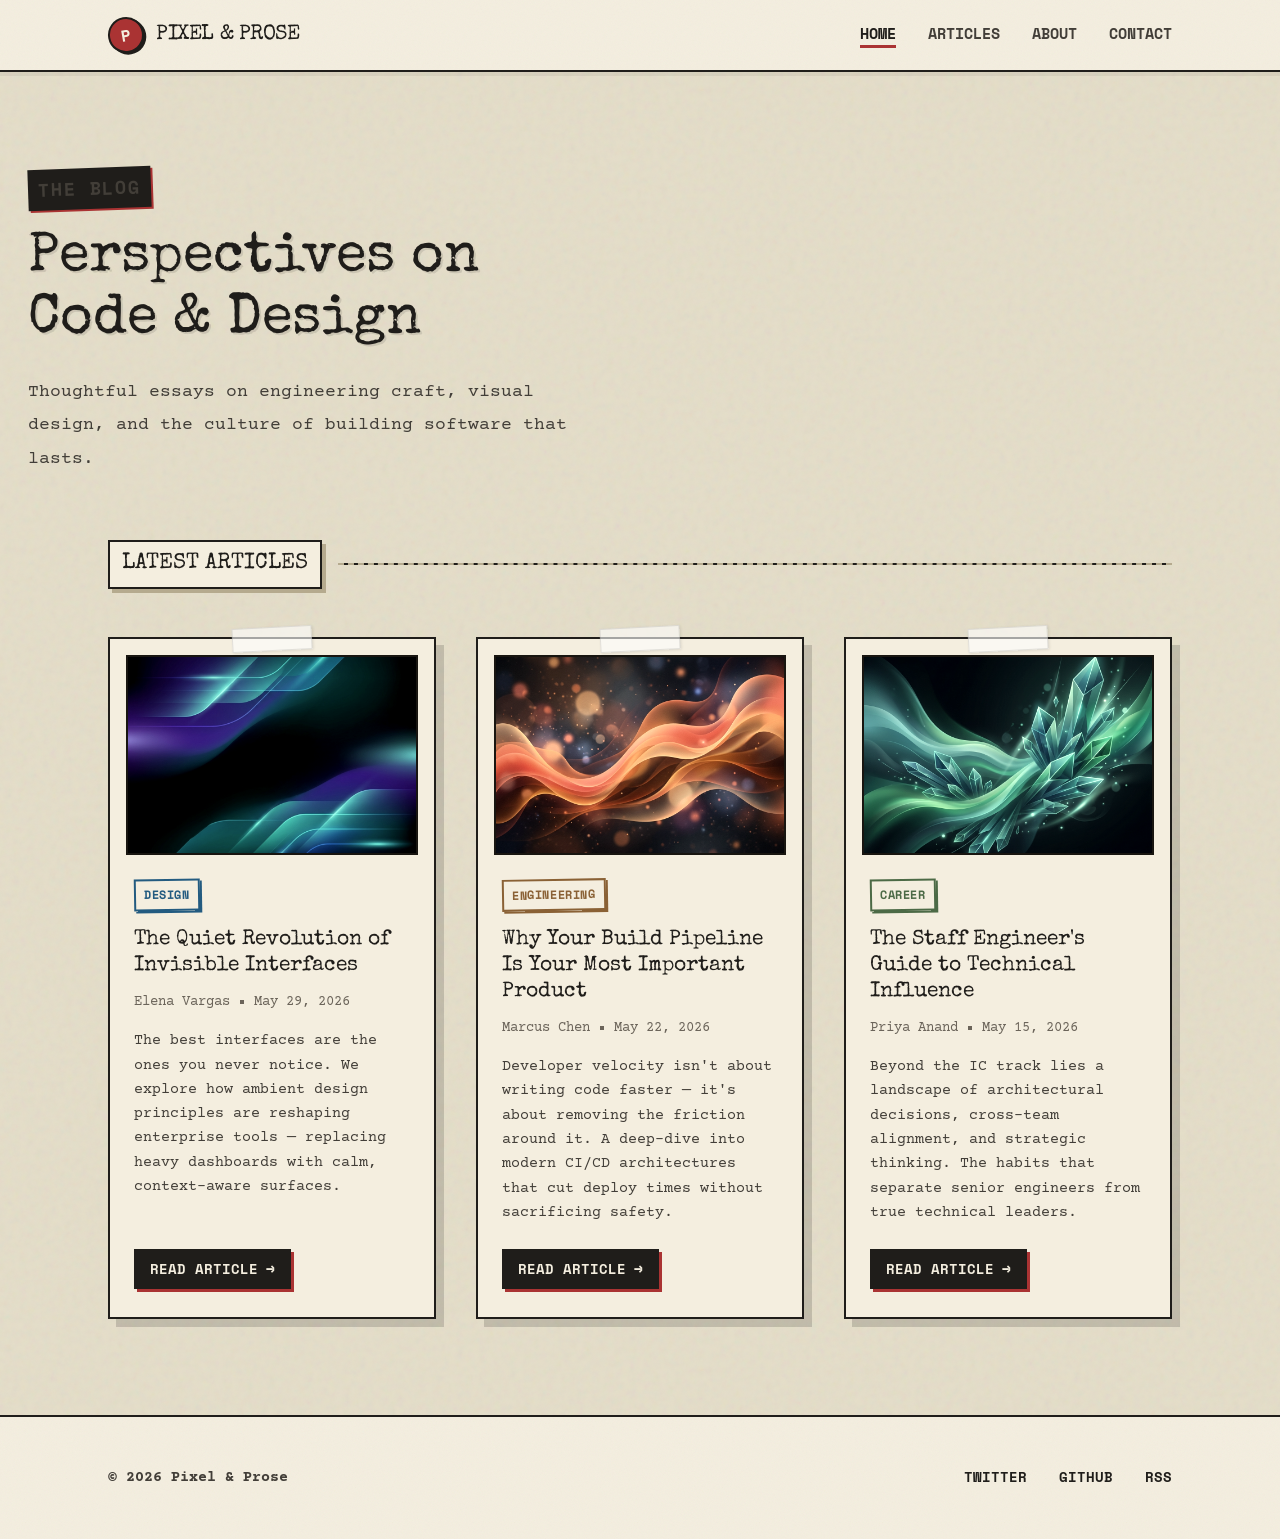
<file: index.html>
<!DOCTYPE html>
<html lang="en">
<head>
  <meta charset="UTF-8" />
  <meta name="viewport" content="width=device-width, initial-scale=1.0" />
  <title>Pixel &amp; Prose — Perspectives on Code &amp; Design</title>
  <meta name="description" content="Pixel & Prose is a design and technology blog exploring the intersection of code, creativity, and modern digital craftsmanship." />

  <link rel="preconnect" href="https://fonts.googleapis.com" />
  <link rel="preconnect" href="https://fonts.gstatic.com" crossorigin />
  <link href="https://fonts.googleapis.com/css2?family=Courier+Prime:ital,wght@0,400;0,700;1,400;1,700&family=Space+Mono:ital,wght@0,400;0,700;1,400;1,700&family=Special+Elite&display=swap" rel="stylesheet" />

  <link rel="stylesheet" href="css/style.css" />
</head>

<body>

  <!-- ─── Nav ─────────────────────────────────── -->
  <nav class="nav" id="main-nav">
    <div class="wrap">
      <a href="index.html" class="logo" id="brand-link">
        <span class="logo-mark">P</span>
        Pixel&nbsp;&amp;&nbsp;Prose
      </a>

      <ul class="nav-list" id="nav-links">
        <li><a href="index.html" id="nav-home">Home</a></li>
        <li><a href="index.html#blog" id="nav-articles">Articles</a></li>
        <li><a href="about.html" id="nav-about">About</a></li>
        <li><a href="contact.html" id="nav-contact">Contact</a></li>
      </ul>

      <button class="mobile-menu" id="menu-toggle" aria-label="Toggle menu">
        <svg viewBox="0 0 24 24" fill="none" stroke-width="2" stroke-linecap="round">
          <line x1="4" y1="7" x2="20" y2="7"/>
          <line x1="4" y1="12" x2="20" y2="12"/>
          <line x1="4" y1="17" x2="20" y2="17"/>
        </svg>
      </button>
    </div>
  </nav>

  <!-- ─── Hero ────────────────────────────────── -->
  <header class="hero" id="hero">
    <div class="wrap">
      <p class="hero-label">The Blog</p>
      <h1>Perspectives on<br>Code &amp; Design</h1>
      <p>Thoughtful essays on engineering craft, visual design, and the culture of building software that lasts.</p>
    </div>
  </header>

  <!-- ─── Posts ───────────────────────────────── -->
  <section class="posts" id="blog">
    <div class="wrap">

      <div class="section-head">
        <h2>Latest Articles</h2>
        <hr />
      </div>

      <div class="grid" id="blog-grid">

        <!-- Card 1 -->
        <article class="card" id="post-1">
          <div class="card-img">
            <a href="article.html"><img src="images/post-design.png" alt="Abstract geometric composition in indigo and teal tones" loading="lazy" /></a>
          </div>
          <div class="card-content">
            <span class="tag tag--design">Design</span>
            <h3 class="card-title"><a href="article.html">The Quiet Revolution of Invisible Interfaces</a></h3>
            <div class="card-meta">
              <span>Elena Vargas</span>
              <span class="dot"></span>
              <time datetime="2026-05-29">May 29, 2026</time>
            </div>
            <p class="card-excerpt">
              The best interfaces are the ones you never notice. We explore how ambient design
              principles are reshaping enterprise tools — replacing heavy dashboards with calm,
              context-aware surfaces.
            </p>
            <a href="article.html" class="read-more" id="read-post-1">Read Article <span class="arrow">→</span></a>
          </div>
        </article>

        <!-- Card 2 -->
        <article class="card" id="post-2">
          <div class="card-img">
            <a href="article.html"><img src="images/post-tech.png" alt="Warm abstract art with coral and amber hues" loading="lazy" /></a>
          </div>
          <div class="card-content">
            <span class="tag tag--tech">Engineering</span>
            <h3 class="card-title"><a href="article.html">Why Your Build Pipeline Is Your Most Important Product</a></h3>
            <div class="card-meta">
              <span>Marcus Chen</span>
              <span class="dot"></span>
              <time datetime="2026-05-22">May 22, 2026</time>
            </div>
            <p class="card-excerpt">
              Developer velocity isn't about writing code faster — it's about removing
              the friction around it. A deep-dive into modern CI/CD architectures that
              cut deploy times without sacrificing safety.
            </p>
            <a href="article.html" class="read-more" id="read-post-2">Read Article <span class="arrow">→</span></a>
          </div>
        </article>

        <!-- Card 3 -->
        <article class="card" id="post-3">
          <div class="card-img">
            <a href="article.html"><img src="images/post-career.png" alt="Cool-toned abstract art in teal and emerald" loading="lazy" /></a>
          </div>
          <div class="card-content">
            <span class="tag tag--career">Career</span>
            <h3 class="card-title"><a href="article.html">The Staff Engineer's Guide to Technical Influence</a></h3>
            <div class="card-meta">
              <span>Priya Anand</span>
              <span class="dot"></span>
              <time datetime="2026-05-15">May 15, 2026</time>
            </div>
            <p class="card-excerpt">
              Beyond the IC track lies a landscape of architectural decisions, cross-team
              alignment, and strategic thinking. The habits that separate senior engineers
              from true technical leaders.
            </p>
            <a href="article.html" class="read-more" id="read-post-3">Read Article <span class="arrow">→</span></a>
          </div>
        </article>

      </div>
    </div>
  </section>

  <!-- ─── Footer ──────────────────────────────── -->
  <footer class="footer" id="footer">
    <div class="wrap">
      <div class="footer-inner">
        <p>© 2026 Pixel &amp; Prose</p>
        <ul class="footer-links">
          <li><a href="#">Twitter</a></li>
          <li><a href="#">GitHub</a></li>
          <li><a href="#">RSS</a></li>
        </ul>
      </div>
    </div>
  </footer>

  <script src="js/main.js"></script>
</body>
</html>
</file>
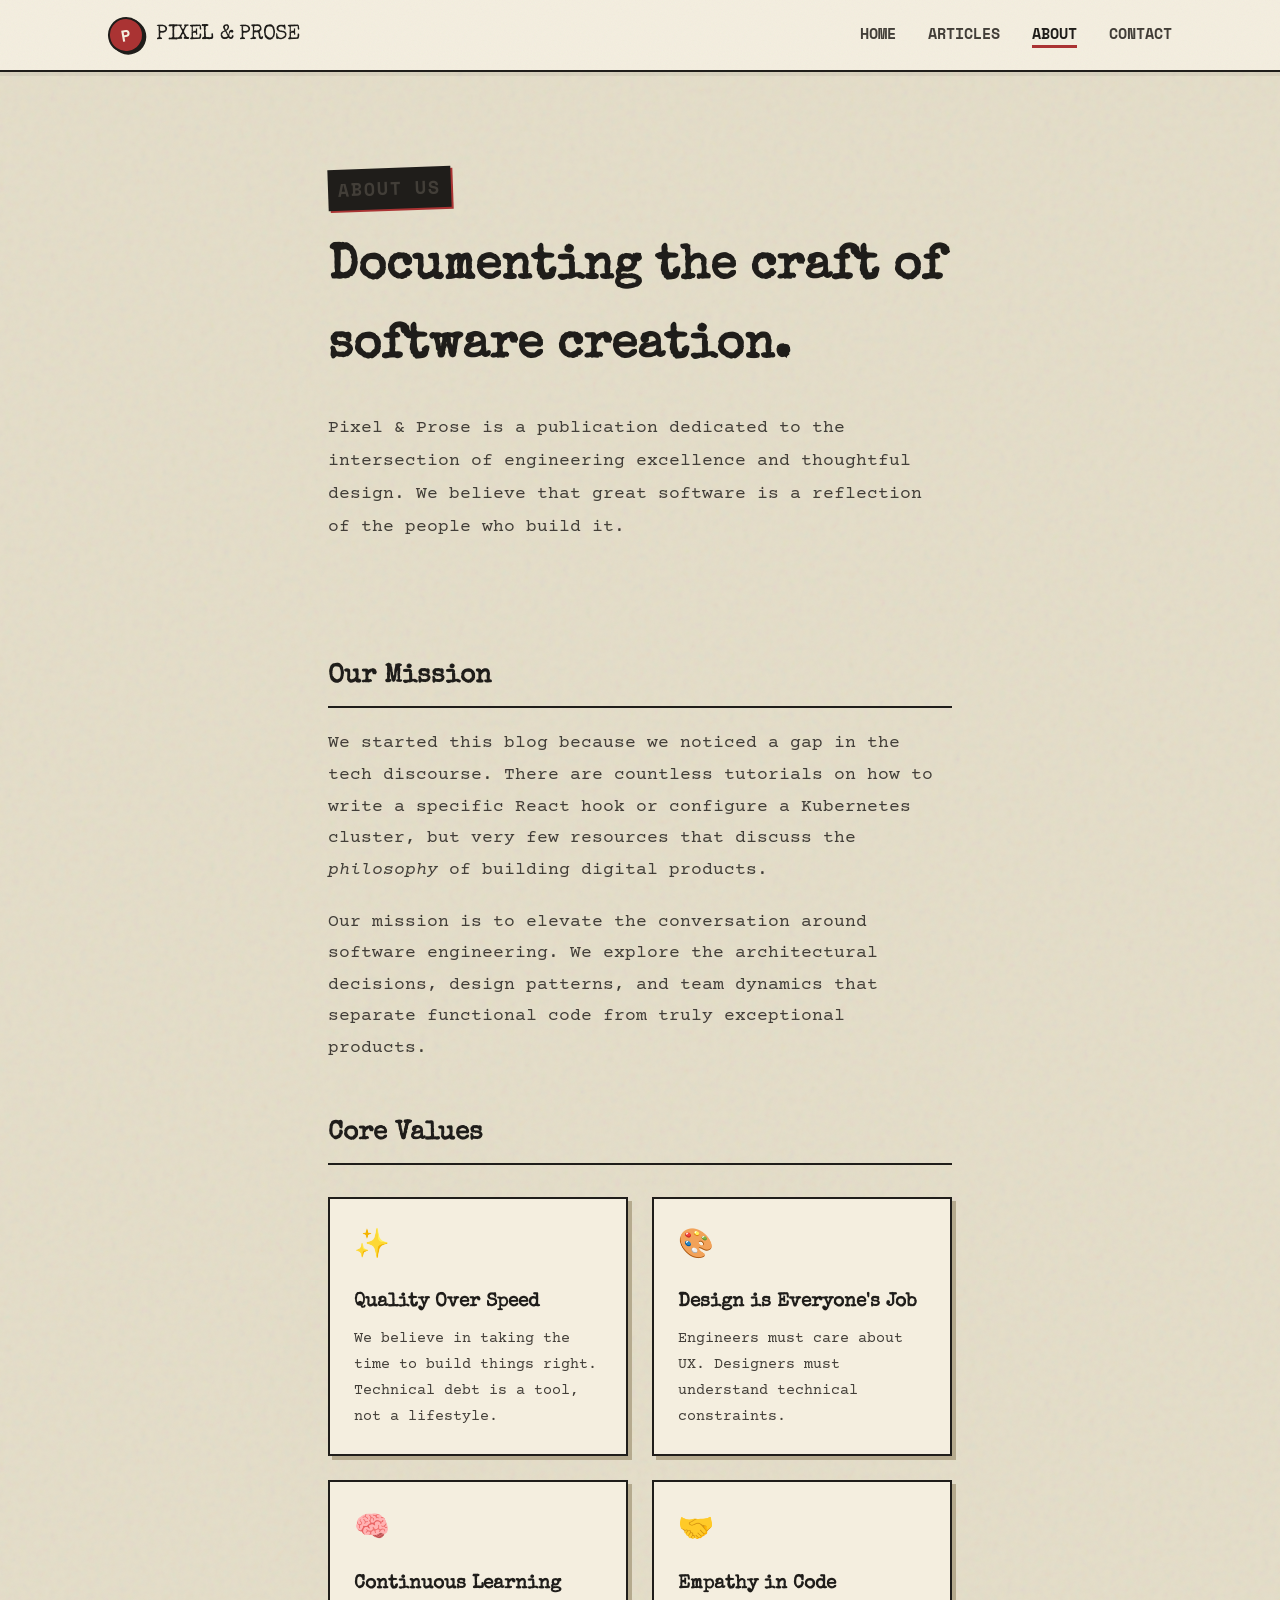
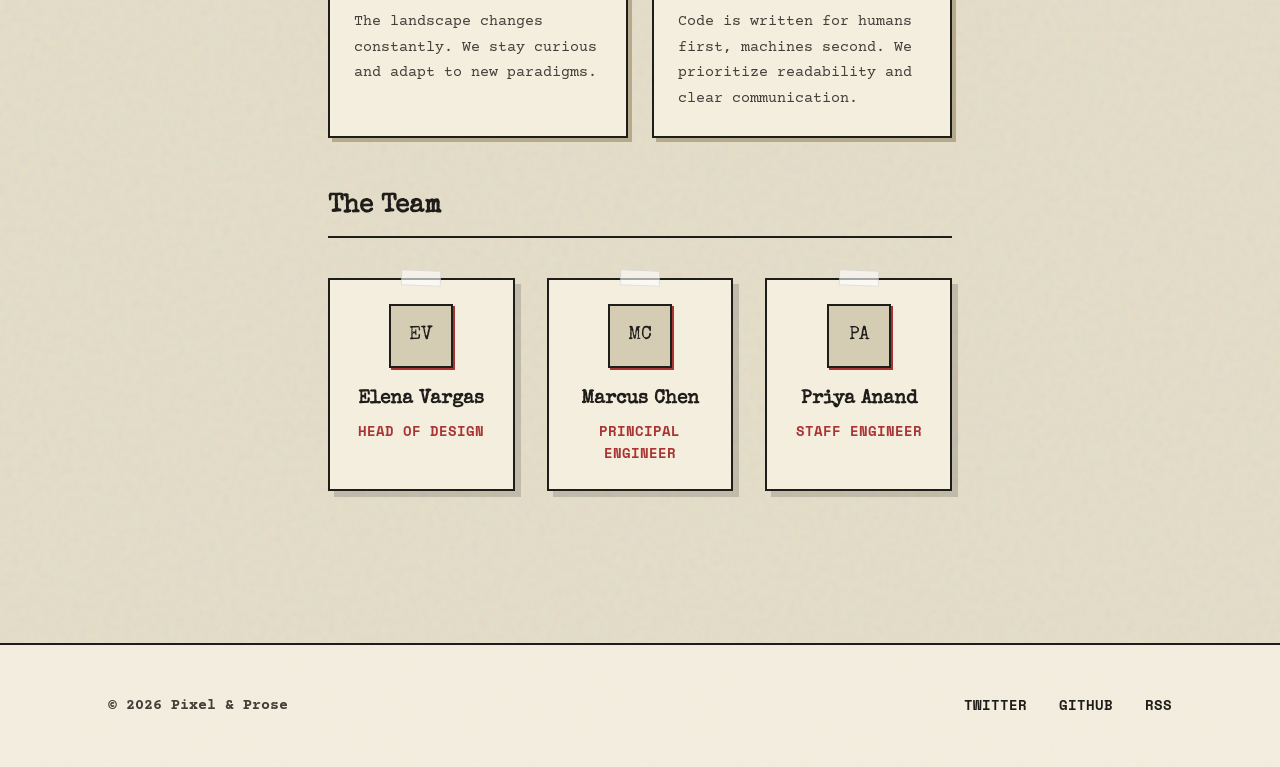
<file: about.html>
<!DOCTYPE html>
<html lang="en">
<head>
  <meta charset="UTF-8" />
  <meta name="viewport" content="width=device-width, initial-scale=1.0" />
  <title>About Us — Pixel &amp; Prose</title>
  
  <link rel="preconnect" href="https://fonts.googleapis.com" />
  <link rel="preconnect" href="https://fonts.gstatic.com" crossorigin />
  <link href="https://fonts.googleapis.com/css2?family=Courier+Prime:ital,wght@0,400;0,700;1,400;1,700&family=Space+Mono:ital,wght@0,400;0,700;1,400;1,700&family=Special+Elite&display=swap" rel="stylesheet" />

  <link rel="stylesheet" href="css/style.css" />
</head>
<body>

  <!-- Nav -->
  <nav class="nav">
    <div class="wrap">
      <a href="index.html" class="logo">
        <span class="logo-mark">P</span> Pixel&nbsp;&amp;&nbsp;Prose
      </a>
      <ul class="nav-list">
        <li><a href="index.html">Home</a></li>
        <li><a href="index.html#blog">Articles</a></li>
        <li><a href="about.html">About</a></li>
        <li><a href="contact.html">Contact</a></li>
      </ul>
      <button class="mobile-menu" id="menu-toggle" aria-label="Toggle menu">
        <svg viewBox="0 0 24 24" fill="none" stroke-width="2" stroke-linecap="round">
          <line x1="4" y1="7" x2="20" y2="7"/>
          <line x1="4" y1="12" x2="20" y2="12"/>
          <line x1="4" y1="17" x2="20" y2="17"/>
        </svg>
      </button>
    </div>
  </nav>

  <!-- Page Hero -->
  <header class="page-hero">
    <div class="wrap">
      <p class="hero-label">About Us</p>
      <h1>Documenting the craft of software creation.</h1>
      <p>Pixel & Prose is a publication dedicated to the intersection of engineering excellence and thoughtful design. We believe that great software is a reflection of the people who build it.</p>
    </div>
  </header>

  <!-- Page Content -->
  <main class="page-content">
    <h2>Our Mission</h2>
    <p>We started this blog because we noticed a gap in the tech discourse. There are countless tutorials on how to write a specific React hook or configure a Kubernetes cluster, but very few resources that discuss the <em>philosophy</em> of building digital products.</p>
    <p>Our mission is to elevate the conversation around software engineering. We explore the architectural decisions, design patterns, and team dynamics that separate functional code from truly exceptional products.</p>

    <h2>Core Values</h2>
    <div class="values-grid">
      <div class="value-card">
        <div class="icon">✨</div>
        <h3>Quality Over Speed</h3>
        <p>We believe in taking the time to build things right. Technical debt is a tool, not a lifestyle.</p>
      </div>
      <div class="value-card">
        <div class="icon">🎨</div>
        <h3>Design is Everyone's Job</h3>
        <p>Engineers must care about UX. Designers must understand technical constraints.</p>
      </div>
      <div class="value-card">
        <div class="icon">🧠</div>
        <h3>Continuous Learning</h3>
        <p>The landscape changes constantly. We stay curious and adapt to new paradigms.</p>
      </div>
      <div class="value-card">
        <div class="icon">🤝</div>
        <h3>Empathy in Code</h3>
        <p>Code is written for humans first, machines second. We prioritize readability and clear communication.</p>
      </div>
    </div>

    <h2>The Team</h2>
    <div class="team-grid">
      <div class="team-member">
        <div class="team-avatar">EV</div>
        <h3>Elena Vargas</h3>
        <div class="role">Head of Design</div>
      </div>
      <div class="team-member">
        <div class="team-avatar">MC</div>
        <h3>Marcus Chen</h3>
        <div class="role">Principal Engineer</div>
      </div>
      <div class="team-member">
        <div class="team-avatar">PA</div>
        <h3>Priya Anand</h3>
        <div class="role">Staff Engineer</div>
      </div>
    </div>
  </main>

  <!-- Footer -->
  <footer class="footer">
    <div class="wrap">
      <div class="footer-inner">
        <p>© 2026 Pixel &amp; Prose</p>
        <ul class="footer-links">
          <li><a href="#">Twitter</a></li>
          <li><a href="#">GitHub</a></li>
          <li><a href="#">RSS</a></li>
        </ul>
      </div>
    </div>
  </footer>

  <script src="js/main.js"></script>
</body>
</html>
</file>
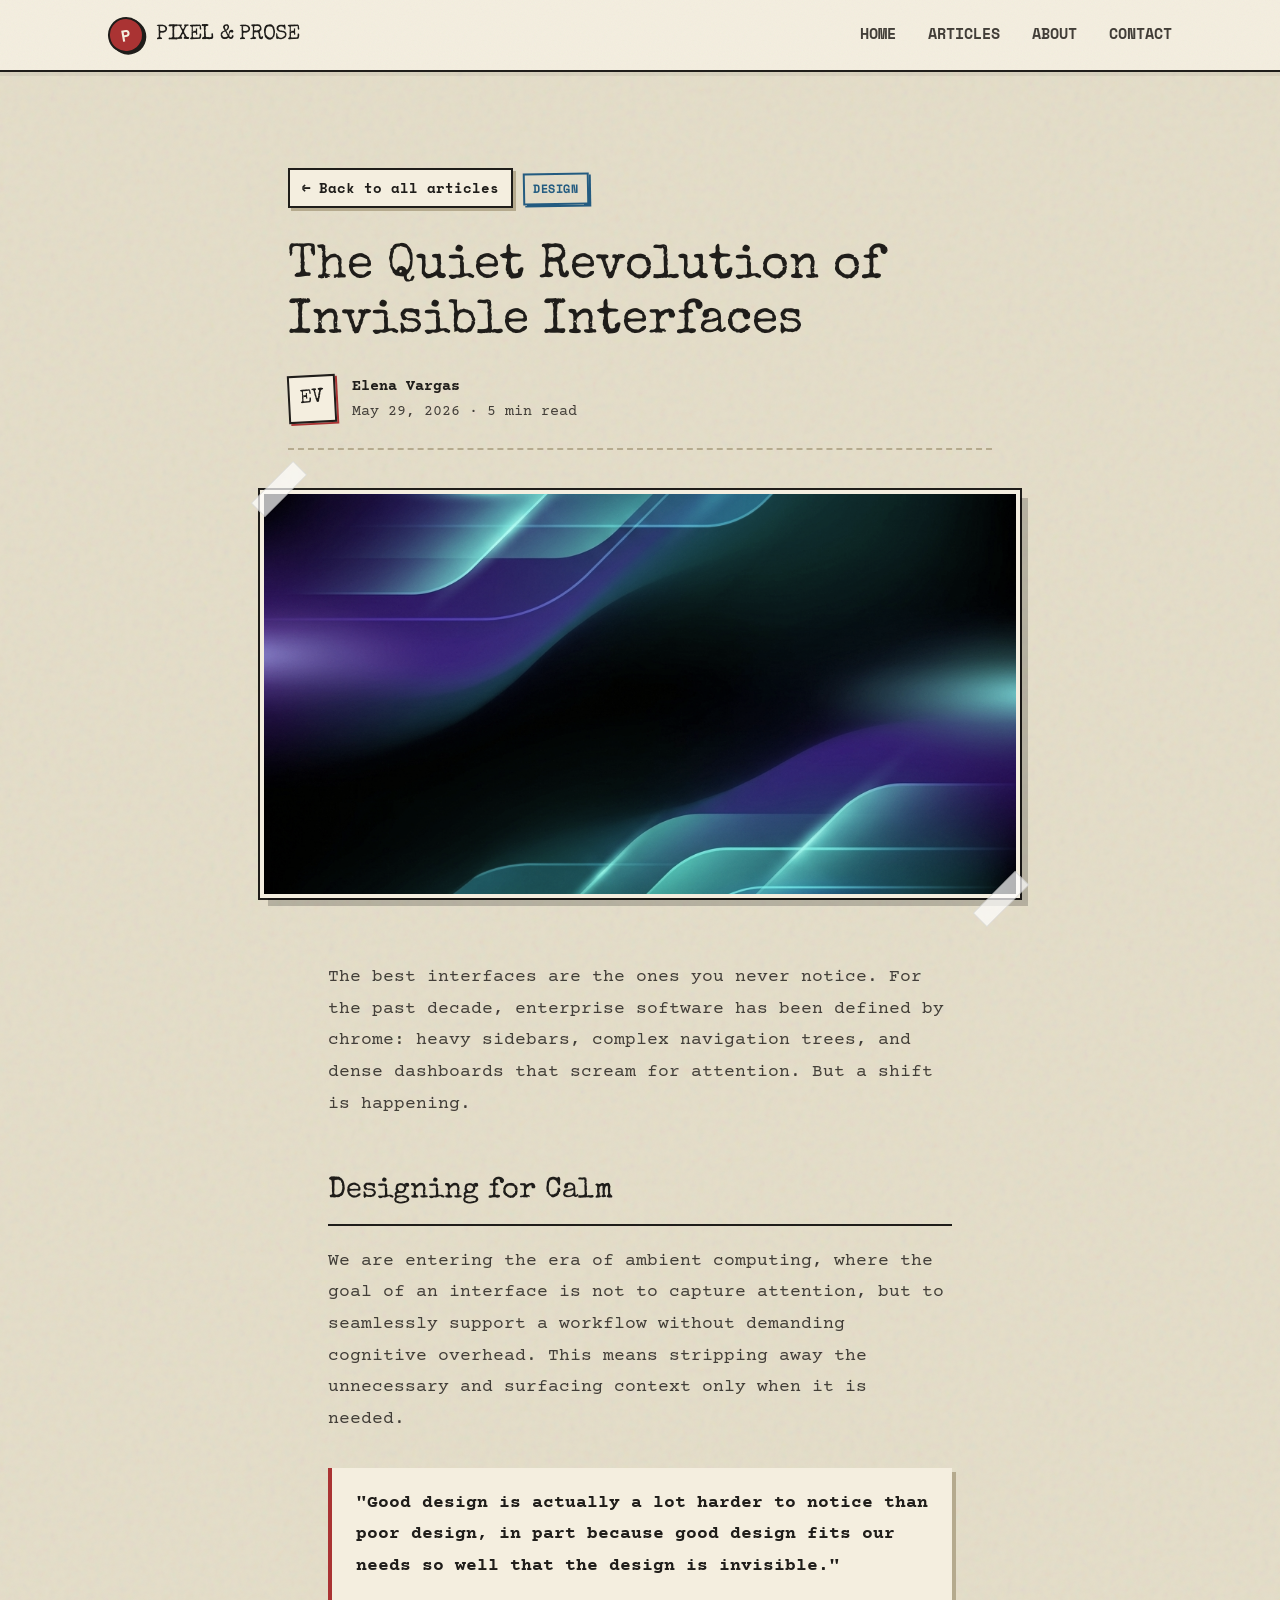
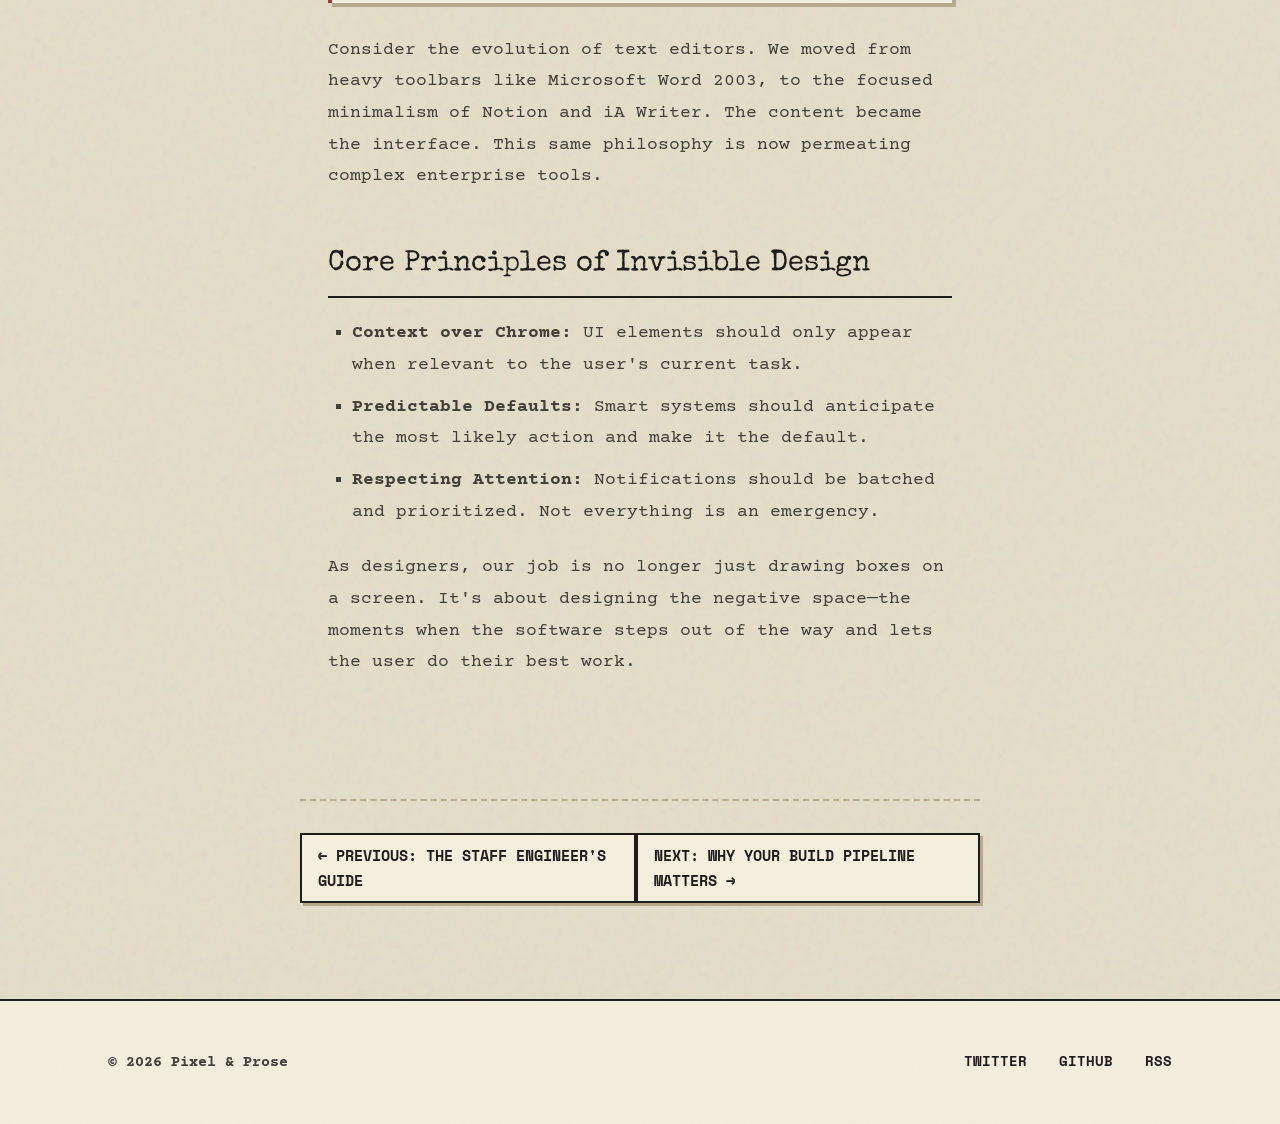
<file: article.html>
<!DOCTYPE html>
<html lang="en">
<head>
  <meta charset="UTF-8" />
  <meta name="viewport" content="width=device-width, initial-scale=1.0" />
  <title>The Quiet Revolution of Invisible Interfaces — Pixel &amp; Prose</title>
  
  <link rel="preconnect" href="https://fonts.googleapis.com" />
  <link rel="preconnect" href="https://fonts.gstatic.com" crossorigin />
  <link href="https://fonts.googleapis.com/css2?family=Courier+Prime:ital,wght@0,400;0,700;1,400;1,700&family=Space+Mono:ital,wght@0,400;0,700;1,400;1,700&family=Special+Elite&display=swap" rel="stylesheet" />

  <link rel="stylesheet" href="css/style.css" />
</head>
<body>

  <!-- Nav -->
  <nav class="nav">
    <div class="wrap">
      <a href="index.html" class="logo">
        <span class="logo-mark">P</span> Pixel&nbsp;&amp;&nbsp;Prose
      </a>
      <ul class="nav-list">
        <li><a href="index.html">Home</a></li>
        <li><a href="index.html#blog">Articles</a></li>
        <li><a href="about.html">About</a></li>
        <li><a href="contact.html">Contact</a></li>
      </ul>
      <button class="mobile-menu" id="menu-toggle" aria-label="Toggle menu">
        <svg viewBox="0 0 24 24" fill="none" stroke-width="2" stroke-linecap="round">
          <line x1="4" y1="7" x2="20" y2="7"/>
          <line x1="4" y1="12" x2="20" y2="12"/>
          <line x1="4" y1="17" x2="20" y2="17"/>
        </svg>
      </button>
    </div>
  </nav>

  <!-- Article Hero -->
  <header class="article-hero">
    <div class="wrap">
      <a href="index.html" class="back-link">
        <span class="arrow-back">←</span> Back to all articles
      </a>
      <div class="tag tag--design">Design</div>
      <h1>The Quiet Revolution of Invisible Interfaces</h1>
      
      <div class="article-meta">
        <div class="author-avatar">EV</div>
        <div class="author-info">
          <div class="name">Elena Vargas</div>
          <div class="date">May 29, 2026 · 5 min read</div>
        </div>
      </div>
    </div>
  </header>

  <!-- Cover Image -->
  <div class="wrap">
    <div class="article-cover">
      <img src="images/post-design.png" alt="Abstract geometric composition" />
    </div>
  </div>

  <!-- Article Body -->
  <article class="article-body">
    <p>The best interfaces are the ones you never notice. For the past decade, enterprise software has been defined by chrome: heavy sidebars, complex navigation trees, and dense dashboards that scream for attention. But a shift is happening.</p>
    
    <h2>Designing for Calm</h2>
    <p>We are entering the era of ambient computing, where the goal of an interface is not to capture attention, but to seamlessly support a workflow without demanding cognitive overhead. This means stripping away the unnecessary and surfacing context only when it is needed.</p>
    
    <blockquote>
      <p>"Good design is actually a lot harder to notice than poor design, in part because good design fits our needs so well that the design is invisible."</p>
    </blockquote>
    
    <p>Consider the evolution of text editors. We moved from heavy toolbars like Microsoft Word 2003, to the focused minimalism of Notion and iA Writer. The content became the interface. This same philosophy is now permeating complex enterprise tools.</p>
    
    <h2>Core Principles of Invisible Design</h2>
    <ul>
      <li><strong>Context over Chrome:</strong> UI elements should only appear when relevant to the user's current task.</li>
      <li><strong>Predictable Defaults:</strong> Smart systems should anticipate the most likely action and make it the default.</li>
      <li><strong>Respecting Attention:</strong> Notifications should be batched and prioritized. Not everything is an emergency.</li>
    </ul>

    <p>As designers, our job is no longer just drawing boxes on a screen. It's about designing the negative space—the moments when the software steps out of the way and lets the user do their best work.</p>
  </article>

  <!-- Article Footer Nav -->
  <div class="wrap">
    <div class="article-footer-nav">
      <a href="#"><span class="prev-arrow">←</span> Previous: The Staff Engineer's Guide</a>
      <a href="#">Next: Why Your Build Pipeline Matters <span class="next-arrow">→</span></a>
    </div>
  </div>

  <!-- Footer -->
  <footer class="footer">
    <div class="wrap">
      <div class="footer-inner">
        <p>© 2026 Pixel &amp; Prose</p>
        <ul class="footer-links">
          <li><a href="#">Twitter</a></li>
          <li><a href="#">GitHub</a></li>
          <li><a href="#">RSS</a></li>
        </ul>
      </div>
    </div>
  </footer>

  <script src="js/main.js"></script>
</body>
</html>
</file>
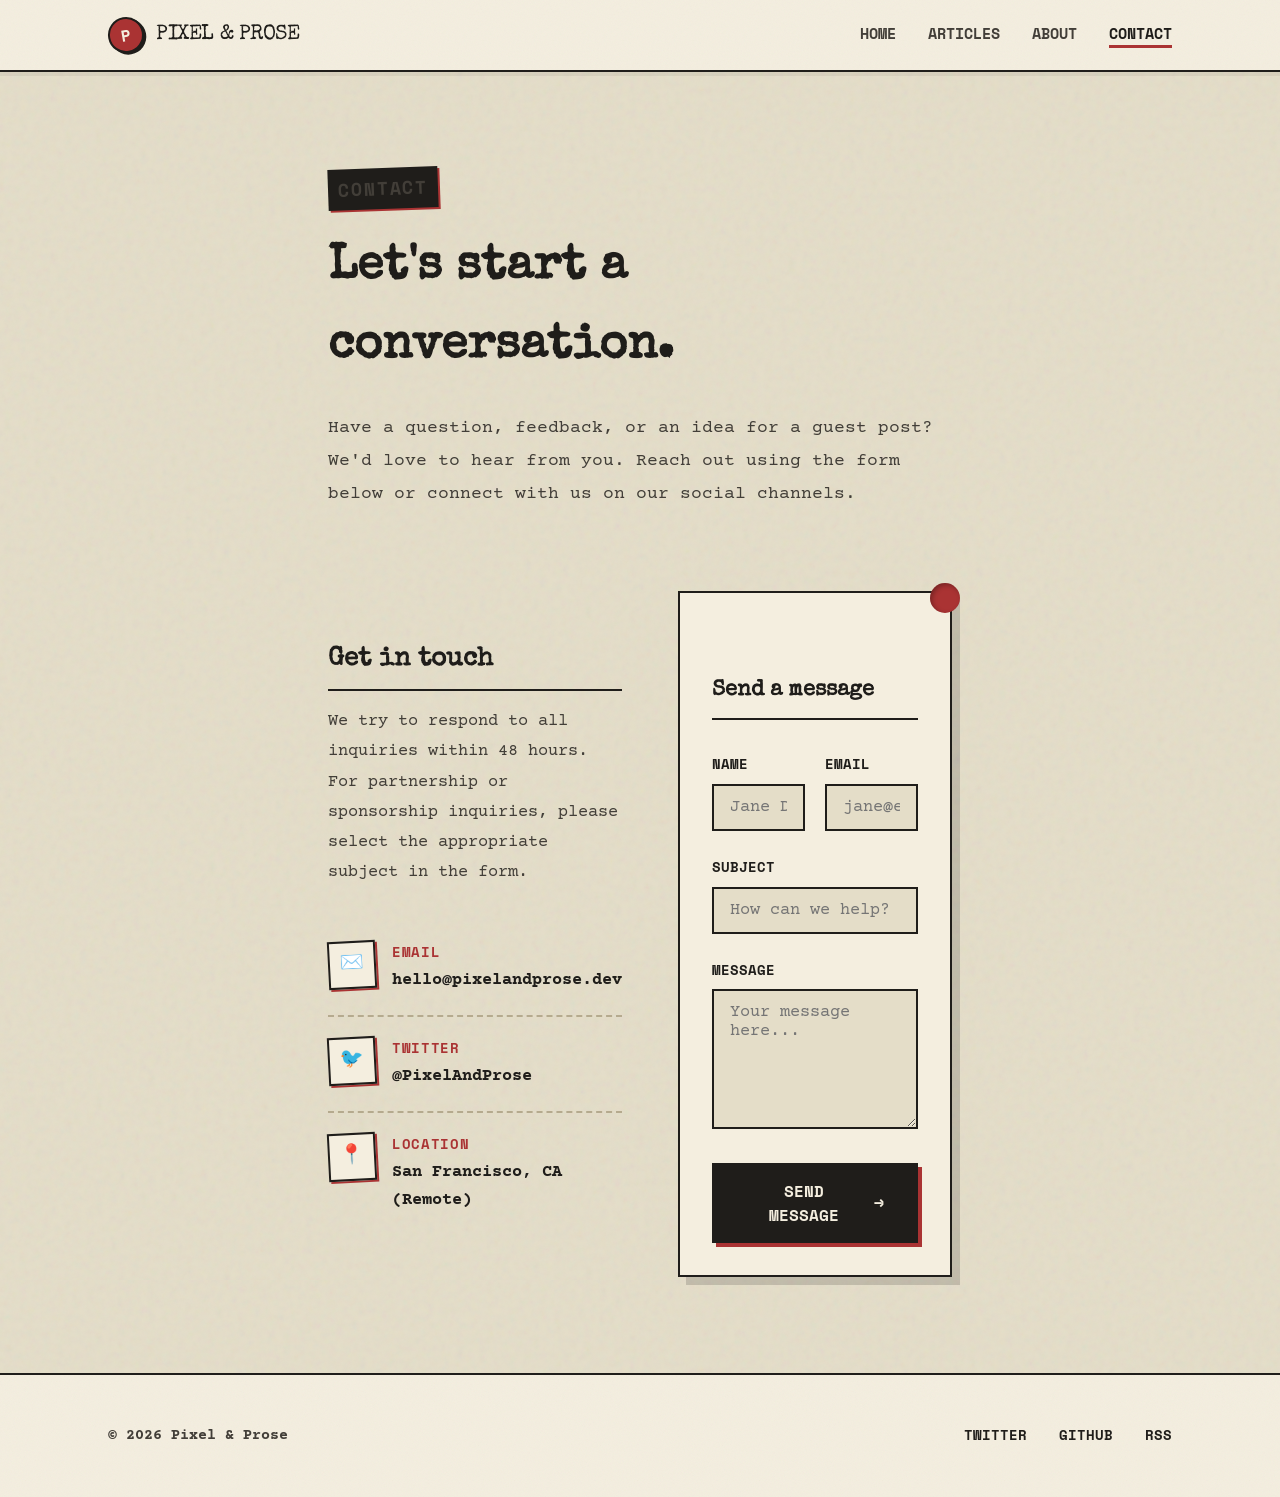
<file: contact.html>
<!DOCTYPE html>
<html lang="en">
<head>
  <meta charset="UTF-8" />
  <meta name="viewport" content="width=device-width, initial-scale=1.0" />
  <title>Contact — Pixel &amp; Prose</title>
  
  <link rel="preconnect" href="https://fonts.googleapis.com" />
  <link rel="preconnect" href="https://fonts.gstatic.com" crossorigin />
  <link href="https://fonts.googleapis.com/css2?family=Courier+Prime:ital,wght@0,400;0,700;1,400;1,700&family=Space+Mono:ital,wght@0,400;0,700;1,400;1,700&family=Special+Elite&display=swap" rel="stylesheet" />

  <link rel="stylesheet" href="css/style.css" />
</head>
<body>

  <!-- Nav -->
  <nav class="nav">
    <div class="wrap">
      <a href="index.html" class="logo">
        <span class="logo-mark">P</span> Pixel&nbsp;&amp;&nbsp;Prose
      </a>
      <ul class="nav-list">
        <li><a href="index.html">Home</a></li>
        <li><a href="index.html#blog">Articles</a></li>
        <li><a href="about.html">About</a></li>
        <li><a href="contact.html">Contact</a></li>
      </ul>
      <button class="mobile-menu" id="menu-toggle" aria-label="Toggle menu">
        <svg viewBox="0 0 24 24" fill="none" stroke-width="2" stroke-linecap="round">
          <line x1="4" y1="7" x2="20" y2="7"/>
          <line x1="4" y1="12" x2="20" y2="12"/>
          <line x1="4" y1="17" x2="20" y2="17"/>
        </svg>
      </button>
    </div>
  </nav>

  <!-- Page Hero -->
  <header class="page-hero">
    <div class="wrap">
      <p class="hero-label">Contact</p>
      <h1>Let's start a conversation.</h1>
      <p>Have a question, feedback, or an idea for a guest post? We'd love to hear from you. Reach out using the form below or connect with us on our social channels.</p>
    </div>
  </header>

  <!-- Page Content -->
  <main class="page-content">
    <div class="contact-grid">
      
      <!-- Contact Info -->
      <div class="contact-info">
        <h2>Get in touch</h2>
        <p>We try to respond to all inquiries within 48 hours. For partnership or sponsorship inquiries, please select the appropriate subject in the form.</p>
        
        <ul class="contact-channels">
          <li>
            <div class="channel-icon">✉️</div>
            <div>
              <div class="channel-label">Email</div>
              <div class="channel-value">hello@pixelandprose.dev</div>
            </div>
          </li>
          <li>
            <div class="channel-icon">🐦</div>
            <div>
              <div class="channel-label">Twitter</div>
              <div class="channel-value">@PixelAndProse</div>
            </div>
          </li>
          <li>
            <div class="channel-icon">📍</div>
            <div>
              <div class="channel-label">Location</div>
              <div class="channel-value">San Francisco, CA (Remote)</div>
            </div>
          </li>
        </ul>
      </div>

      <!-- Contact Form -->
      <div class="contact-form">
        <h2>Send a message</h2>
        <form id="contact-form">
          <div class="form-row">
            <div class="form-group">
              <label for="name">Name</label>
              <input type="text" id="name" placeholder="Jane Doe" required />
            </div>
            <div class="form-group">
              <label for="email">Email</label>
              <input type="email" id="email" placeholder="jane@example.com" required />
            </div>
          </div>
          <div class="form-group">
            <label for="subject">Subject</label>
            <input type="text" id="subject" placeholder="How can we help?" required />
          </div>
          <div class="form-group">
            <label for="message">Message</label>
            <textarea id="message" placeholder="Your message here..." required></textarea>
          </div>
          <button type="submit" class="submit-btn">
            Send Message <span class="arrow">→</span>
          </button>
        </form>
      </div>

    </div>
  </main>

  <!-- Footer -->
  <footer class="footer">
    <div class="wrap">
      <div class="footer-inner">
        <p>© 2026 Pixel &amp; Prose</p>
        <ul class="footer-links">
          <li><a href="#">Twitter</a></li>
          <li><a href="#">GitHub</a></li>
          <li><a href="#">RSS</a></li>
        </ul>
      </div>
    </div>
  </footer>

  <script src="js/main.js"></script>
</body>
</html>
</file>
<file: css/style.css>
/* ==========================================================
   PIXEL & PROSE — Realistic Man-Made Design System
   ========================================================== */

/* ── Tokens ─────────────────────────────────────────────── */
:root {
  --white: #fdfbf7;
  --bg: #e4ddc8;
  --bg-warm: #d5ccb4;
  --surface: #f4eedf;
  --border: #b5aa8e;
  --border-light: #d1c7b0;

  --text-primary: #1f1d1a;
  --text-secondary: #423e38;
  --text-tertiary: #6b645a;

  --accent: #aa3333;
  --accent-hover: #882222;
  --accent-subtle: rgba(170, 51, 51, 0.1);

  --tag-design: #235b80;
  --tag-design-bg: transparent;
  --tag-tech: #8a6135;
  --tag-tech-bg: transparent;
  --tag-career: #4c6a46;
  --tag-career-bg: transparent;

  --font-display: 'Special Elite', cursive;
  --font-body: 'Courier Prime', monospace;
  --font-ui: 'Space Mono', monospace;

  --radius: 2px;
  --ease: cubic-bezier(0.25, 0.46, 0.45, 0.94);
}

/* ── Reset ──────────────────────────────────────────────── */
*, *::before, *::after {
  margin: 0;
  padding: 0;
  box-sizing: border-box;
}

html {
  scroll-behavior: smooth;
  -webkit-font-smoothing: antialiased;
}

body {
  font-family: var(--font-body);
  background-color: var(--bg);
  /* A simple SVG noise pattern for paper texture */
  background-image: url("data:image/svg+xml,%3Csvg viewBox='0 0 200 200' xmlns='http://www.w3.org/2000/svg'%3E%3Cfilter id='noiseFilter'%3E%3CfeTurbulence type='fractalNoise' baseFrequency='0.85' numOctaves='3' stitchTiles='stitch'/%3E%3C/filter%3E%3Crect width='100%25' height='100%25' filter='url(%23noiseFilter)' opacity='0.08'/%3E%3C/svg%3E");
  color: var(--text-primary);
  line-height: 1.65;
  min-height: 100vh;
}

img { display: block; max-width: 100%; }
a   { text-decoration: none; color: inherit; }

/* ── Animations ─────────────────────────────────────────── */
@keyframes enter {
  from { opacity: 0; transform: translateY(20px) rotate(-2deg); }
  to   { opacity: 1; transform: translateY(0) rotate(0); }
}

@keyframes fadeIn {
  from { opacity: 0; }
  to   { opacity: 1; }
}

/* ── Container ──────────────────────────────────────────── */
.wrap {
  max-width: 1120px;
  margin: 0 auto;
  padding: 0 28px;
}

/* ── Navbar ─────────────────────────────────────────────── */
.nav {
  position: sticky;
  top: 0;
  z-index: 50;
  background: var(--surface);
  border-bottom: 2px solid var(--text-primary);
  box-shadow: 0 4px 0px rgba(0,0,0,0.05);
  background-image: url("data:image/svg+xml,%3Csvg viewBox='0 0 200 200' xmlns='http://www.w3.org/2000/svg'%3E%3Cfilter id='noiseFilter'%3E%3CfeTurbulence type='fractalNoise' baseFrequency='0.85' numOctaves='3' stitchTiles='stitch'/%3E%3C/filter%3E%3Crect width='100%25' height='100%25' filter='url(%23noiseFilter)' opacity='0.05'/%3E%3C/svg%3E");
}

.nav .wrap {
  display: flex;
  align-items: center;
  justify-content: space-between;
  height: 70px;
}

.logo {
  display: flex;
  align-items: center;
  gap: 12px;
  font-family: var(--font-display);
  font-weight: 400;
  font-size: 1.3rem;
  color: var(--text-primary);
  letter-spacing: -0.02em;
  text-transform: uppercase;
}

.logo-mark {
  width: 36px;
  height: 36px;
  background: var(--accent);
  border: 2px solid var(--text-primary);
  border-radius: 50%;
  color: var(--surface);
  display: grid;
  place-items: center;
  font-family: var(--font-ui);
  font-size: 1rem;
  font-weight: 700;
  transform: rotate(-10deg);
  box-shadow: 2px 2px 0 var(--text-primary);
}

.nav-list {
  display: flex;
  gap: 32px;
  list-style: none;
}

.nav-list a {
  font-family: var(--font-ui);
  font-size: 0.95rem;
  font-weight: 700;
  color: var(--text-secondary);
  position: relative;
  transition: color 0.2s ease, transform 0.2s;
  text-transform: uppercase;
}

.nav-list a::after {
  content: '';
  position: absolute;
  left: 0;
  bottom: -4px;
  width: 0;
  height: 3px;
  background: var(--accent);
  transition: width 0.3s var(--ease);
}

.nav-list a:hover { color: var(--text-primary); transform: translateY(-1px); }
.nav-list a:hover::after { width: 100%; }

.nav-list a.active {
  color: var(--text-primary);
  font-weight: 700;
}
.nav-list a.active::after { width: 100%; }

/* Mobile menu */
.mobile-menu {
  display: none;
  background: none;
  border: none;
  cursor: pointer;
  padding: 6px;
}

.mobile-menu svg {
  width: 26px;
  height: 26px;
  stroke: var(--text-primary);
}

.mobile-nav {
  display: none;
  position: fixed;
  top: 70px;
  left: 0;
  right: 0;
  background: var(--surface);
  border-bottom: 2px solid var(--text-primary);
  padding: 20px 28px 30px;
  z-index: 49;
  animation: fadeIn 0.2s ease;
  background-image: url("data:image/svg+xml,%3Csvg viewBox='0 0 200 200' xmlns='http://www.w3.org/2000/svg'%3E%3Cfilter id='noiseFilter'%3E%3CfeTurbulence type='fractalNoise' baseFrequency='0.85' numOctaves='3' stitchTiles='stitch'/%3E%3C/filter%3E%3Crect width='100%25' height='100%25' filter='url(%23noiseFilter)' opacity='0.05'/%3E%3C/svg%3E");
}

.mobile-nav.open { display: block; }

.mobile-nav a {
  display: block;
  font-family: var(--font-ui);
  font-size: 1.1rem;
  font-weight: 700;
  color: var(--text-primary);
  padding: 14px 0;
  border-bottom: 2px dashed var(--border);
  text-transform: uppercase;
}
.mobile-nav a:last-child { border-bottom: none; }
.mobile-nav a:hover { color: var(--accent); padding-left: 10px; transition: padding 0.2s; }

/* ── Hero ───────────────────────────────────────────────── */
.hero {
  padding: 96px 0 64px;
  max-width: 680px;
  animation: enter 0.7s var(--ease) both;
}

.hero-label {
  display: inline-block;
  font-family: var(--font-ui);
  font-size: 0.85rem;
  font-weight: 700;
  text-transform: uppercase;
  letter-spacing: 0.1em;
  color: var(--white);
  background: var(--text-primary);
  padding: 4px 10px;
  margin-bottom: 20px;
  transform: rotate(-2deg);
  box-shadow: 2px 2px 0 var(--accent);
}

.hero h1 {
  font-family: var(--font-display);
  font-weight: 400;
  font-size: clamp(2.2rem, 5vw, 3.5rem);
  line-height: 1.1;
  color: var(--text-primary);
  margin-bottom: 24px;
  text-shadow: 2px 2px 0px rgba(0,0,0,0.1);
}

.hero p {
  font-size: 1.15rem;
  color: var(--text-secondary);
  line-height: 1.8;
  max-width: 580px;
}

/* ── Section head ───────────────────────────────────────── */
.section-head {
  display: flex;
  align-items: center;
  gap: 16px;
  margin-bottom: 48px;
  animation: enter 0.7s var(--ease) 0.15s both;
}

.section-head h2 {
  font-family: var(--font-display);
  font-size: 1.4rem;
  font-weight: 400;
  text-transform: uppercase;
  color: var(--text-primary);
  background: var(--surface);
  padding: 4px 12px;
  border: 2px solid var(--text-primary);
  box-shadow: 4px 4px 0 var(--border);
}

.section-head hr {
  flex: 1;
  border: none;
  height: 2px;
  background: var(--text-primary);
  border-bottom: 2px dashed var(--border);
}

/* ── Blog grid ──────────────────────────────────────────── */
.posts { padding-bottom: 96px; }

.grid {
  display: grid;
  grid-template-columns: repeat(3, 1fr);
  gap: 40px;
}

/* ── Blog card ──────────────────────────────────────────── */
.card {
  background: var(--surface);
  border: 2px solid var(--text-primary);
  padding: 16px;
  display: flex;
  flex-direction: column;
  transition: transform 0.2s var(--ease), box-shadow 0.2s var(--ease);
  animation: enter 0.65s var(--ease) both;
  box-shadow: 8px 8px 0px rgba(0,0,0,0.15);
  position: relative;
}
/* Tape effect */
.card::before {
  content: '';
  position: absolute;
  top: -12px;
  left: 50%;
  transform: translateX(-50%) rotate(-3deg);
  width: 80px;
  height: 24px;
  background: rgba(255,255,255,0.6);
  border: 1px solid rgba(0,0,0,0.1);
  box-shadow: 1px 1px 3px rgba(0,0,0,0.1);
  z-index: 10;
}

.card:nth-child(even) { transform: rotate(2deg); }
.card:nth-child(odd) { transform: rotate(-1.5deg); }

.card:nth-child(1) { animation-delay: 0.25s; }
.card:nth-child(2) { animation-delay: 0.4s; }
.card:nth-child(3) { animation-delay: 0.55s; }

.card:hover {
  transform: translateY(-5px) scale(1.02);
  box-shadow: 12px 12px 0px rgba(0,0,0,0.2);
}

.card-img {
  position: relative;
  height: 200px;
  overflow: hidden;
  border: 2px solid var(--text-primary);
  background: var(--bg-warm);
  filter: sepia(0.3) contrast(1.1);
}

.card-img img {
  width: 100%;
  height: 100%;
  object-fit: cover;
}

.card-content {
  padding: 24px 8px 12px;
  flex: 1;
  display: flex;
  flex-direction: column;
}

/* Tags */
.tag {
  display: inline-block;
  width: fit-content;
  padding: 4px 8px;
  font-family: var(--font-ui);
  font-size: 0.75rem;
  font-weight: 700;
  letter-spacing: 0.05em;
  text-transform: uppercase;
  margin-bottom: 16px;
  border: 2px solid;
  transform: rotate(-1deg);
}

.tag--design { border-color: var(--tag-design); color: var(--tag-design); box-shadow: 2px 2px 0 var(--tag-design); }
.tag--tech   { border-color: var(--tag-tech); color: var(--tag-tech); box-shadow: 2px 2px 0 var(--tag-tech); }
.tag--career { border-color: var(--tag-career); color: var(--tag-career); box-shadow: 2px 2px 0 var(--tag-career); }

.card-title {
  font-family: var(--font-display);
  font-weight: 400;
  font-size: 1.3rem;
  line-height: 1.25;
  color: var(--text-primary);
  margin-bottom: 12px;
}

.card-meta {
  display: flex;
  align-items: center;
  gap: 10px;
  font-family: var(--font-body);
  font-size: 0.85rem;
  color: var(--text-tertiary);
  margin-bottom: 16px;
}

.card-meta .dot {
  width: 4px;
  height: 4px;
  background: var(--text-tertiary);
}

.card-excerpt {
  font-size: 0.95rem;
  color: var(--text-secondary);
  line-height: 1.6;
  flex: 1;
  margin-bottom: 24px;
}

.read-more {
  display: inline-flex;
  align-items: center;
  gap: 8px;
  font-family: var(--font-ui);
  font-size: 0.9rem;
  font-weight: 700;
  color: var(--surface);
  background: var(--text-primary);
  padding: 8px 16px;
  transition: transform 0.2s ease, background 0.2s;
  box-shadow: 3px 3px 0 var(--accent);
  text-transform: uppercase;
  width: fit-content;
}

.read-more:hover { background: var(--accent); transform: translate(-2px, -2px); box-shadow: 5px 5px 0 var(--text-primary); }

/* ==========================================================
   ARTICLE PAGE
   ========================================================== */
.article-hero {
  padding: 96px 0 0;
  animation: enter 0.7s var(--ease) both;
}

.article-hero .wrap {
  max-width: 760px;
}

.back-link {
  display: inline-flex;
  align-items: center;
  gap: 8px;
  font-family: var(--font-ui);
  font-size: 0.9rem;
  font-weight: 700;
  color: var(--text-primary);
  margin-bottom: 32px;
  border: 2px solid var(--text-primary);
  padding: 6px 12px;
  background: var(--surface);
  box-shadow: 3px 3px 0 var(--border);
  transition: transform 0.2s, box-shadow 0.2s;
}

.back-link:hover { transform: translate(-2px, -2px); box-shadow: 5px 5px 0 var(--accent); }

.article-hero h1 {
  font-family: var(--font-display);
  font-weight: 400;
  font-size: clamp(2rem, 4.5vw, 3rem);
  line-height: 1.15;
  color: var(--text-primary);
  margin-bottom: 24px;
}

.article-meta {
  display: flex;
  align-items: center;
  gap: 16px;
  margin-bottom: 40px;
  padding-bottom: 24px;
  border-bottom: 2px dashed var(--border);
}

.author-avatar {
  width: 48px;
  height: 48px;
  border-radius: 0;
  background: var(--surface);
  border: 2px solid var(--text-primary);
  display: grid;
  place-items: center;
  font-family: var(--font-display);
  font-size: 1.2rem;
  font-weight: 400;
  color: var(--text-primary);
  box-shadow: 2px 2px 0 var(--accent);
  transform: rotate(-3deg);
}

.author-info { font-family: var(--font-body); font-size: 0.95rem; }
.author-info .name { font-weight: 700; color: var(--text-primary); }
.author-info .date { color: var(--text-secondary); }

.article-cover {
  max-width: 760px;
  margin: 0 auto;
  border: 4px solid var(--surface);
  box-shadow: 8px 8px 0 rgba(0,0,0,0.2), 0 0 0 2px var(--text-primary);
  position: relative;
  animation: enter 0.7s var(--ease) 0.1s both;
  transform: rotate(1deg);
}

.article-cover img {
  width: 100%;
  height: 400px;
  object-fit: cover;
  filter: sepia(0.2) grayscale(0.2);
}

.article-cover::before {
  content: '';
  position: absolute;
  top: -15px; left: -15px;
  width: 60px; height: 20px;
  background: rgba(255,255,255,0.7);
  transform: rotate(-45deg);
  border: 1px solid rgba(0,0,0,0.1);
  z-index: 10;
}

.article-cover::after {
  content: '';
  position: absolute;
  bottom: -15px; right: -15px;
  width: 60px; height: 20px;
  background: rgba(255,255,255,0.7);
  transform: rotate(-45deg);
  border: 1px solid rgba(0,0,0,0.1);
  z-index: 10;
}

/* Article body */
.article-body {
  max-width: 680px;
  margin: 0 auto;
  padding: 64px 28px 96px;
  animation: enter 0.7s var(--ease) 0.2s both;
}

.article-body h2 {
  font-family: var(--font-display);
  font-weight: 400;
  font-size: 1.8rem;
  color: var(--text-primary);
  margin: 48px 0 20px;
  border-bottom: 2px solid var(--text-primary);
  padding-bottom: 8px;
}

.article-body p {
  font-size: 1.1rem;
  color: var(--text-secondary);
  line-height: 1.8;
  margin-bottom: 24px;
}

.article-body blockquote {
  border-left: 4px solid var(--accent);
  padding: 20px 24px;
  margin: 32px 0;
  background: var(--surface);
  box-shadow: 4px 4px 0 var(--border);
  font-family: var(--font-body);
}

.article-body blockquote p {
  font-weight: 700;
  color: var(--text-primary);
  margin-bottom: 0;
  font-size: 1.1rem;
}

.article-body ul { margin: 20px 0 24px 24px; list-style-type: square; }
.article-body li {
  font-size: 1.1rem;
  color: var(--text-secondary);
  line-height: 1.8;
  margin-bottom: 10px;
}

.article-body a {
  color: var(--text-primary);
  font-weight: 700;
  background: var(--border-light);
  padding: 2px 4px;
  border: 1px solid var(--text-primary);
  box-shadow: 2px 2px 0 var(--accent);
  transition: background 0.2s;
}

.article-body a:hover { background: var(--accent); color: var(--surface); box-shadow: 2px 2px 0 var(--text-primary); }

/* Article footer nav */
.article-footer-nav {
  display: flex;
  justify-content: space-between;
  align-items: center;
  padding: 32px 0;
  border-top: 2px dashed var(--border);
  max-width: 680px;
  margin: 0 auto 64px;
}

.article-footer-nav a {
  font-family: var(--font-ui);
  font-size: 0.95rem;
  font-weight: 700;
  color: var(--text-primary);
  border: 2px solid var(--text-primary);
  padding: 8px 16px;
  background: var(--surface);
  box-shadow: 3px 3px 0 var(--border);
  transition: transform 0.2s;
  text-transform: uppercase;
}

.article-footer-nav a:hover { transform: translate(-2px, -2px); box-shadow: 5px 5px 0 var(--accent); }

/* ==========================================================
   ABOUT PAGE
   ========================================================== */
.page-hero {
  padding: 96px 0 64px;
  animation: enter 0.7s var(--ease) both;
}

.page-hero .wrap { max-width: 680px; }

.page-hero h1 {
  font-family: var(--font-display);
  font-size: 3rem;
  color: var(--text-primary);
  margin-bottom: 24px;
}

.page-hero p {
  font-size: 1.15rem;
  color: var(--text-secondary);
  line-height: 1.8;
}

.page-content {
  max-width: 680px;
  margin: 0 auto;
  padding: 0 28px 96px;
  animation: enter 0.7s var(--ease) 0.15s both;
}

.page-content h2 {
  font-family: var(--font-display);
  font-size: 1.6rem;
  color: var(--text-primary);
  margin: 48px 0 20px;
  border-bottom: 2px solid var(--text-primary);
  padding-bottom: 8px;
}

.page-content p {
  font-size: 1.1rem;
  color: var(--text-secondary);
  line-height: 1.8;
  margin-bottom: 20px;
}

/* Team grid */
.team-grid {
  display: grid;
  grid-template-columns: repeat(3, 1fr);
  gap: 32px;
  margin: 40px 0 56px;
}

.team-member {
  background: var(--surface);
  border: 2px solid var(--text-primary);
  padding: 24px 16px;
  text-align: center;
  box-shadow: 6px 6px 0 rgba(0,0,0,0.15);
  position: relative;
  transition: transform 0.2s;
}

.team-member::before {
  content: '';
  position: absolute;
  top: -10px; left: 50%;
  transform: translateX(-50%) rotate(2deg);
  width: 40px; height: 16px;
  background: rgba(255,255,255,0.6);
  border: 1px solid rgba(0,0,0,0.1);
  z-index: 2;
}

.team-member:hover { transform: translateY(-4px) rotate(-1deg); }

.team-avatar {
  width: 64px;
  height: 64px;
  border-radius: 0;
  background: var(--bg-warm);
  border: 2px solid var(--text-primary);
  display: grid;
  place-items: center;
  font-family: var(--font-display);
  font-size: 1.2rem;
  color: var(--text-primary);
  margin: 0 auto 16px;
  box-shadow: 2px 2px 0 var(--accent);
}

.team-member h3 {
  font-family: var(--font-display);
  font-size: 1.2rem;
  color: var(--text-primary);
  margin-bottom: 4px;
}

.team-member .role {
  font-family: var(--font-ui);
  font-size: 0.85rem;
  font-weight: 700;
  color: var(--accent);
  text-transform: uppercase;
}

/* Values */
.values-grid {
  display: grid;
  grid-template-columns: repeat(2, 1fr);
  gap: 24px;
  margin: 32px 0 48px;
}

.value-card {
  padding: 24px;
  background: var(--surface);
  border: 2px solid var(--text-primary);
  box-shadow: 4px 4px 0 var(--border);
}

.value-card .icon { font-size: 1.8rem; margin-bottom: 16px; }

.value-card h3 {
  font-family: var(--font-display);
  font-size: 1.2rem;
  color: var(--text-primary);
  margin-bottom: 8px;
}

.value-card p {
  font-size: 0.95rem;
  color: var(--text-secondary);
  margin-bottom: 0;
  line-height: 1.7;
}

/* ==========================================================
   CONTACT PAGE
   ========================================================== */
.contact-grid {
  display: grid;
  grid-template-columns: 1fr 1.2fr;
  gap: 56px;
  margin-top: 16px;
}

.contact-info h2 {
  font-family: var(--font-display);
  font-size: 1.6rem;
  color: var(--text-primary);
  margin-bottom: 16px;
}

.contact-info p {
  font-size: 1.05rem;
  color: var(--text-secondary);
  line-height: 1.8;
  margin-bottom: 32px;
}

.contact-channels { list-style: none; }

.contact-channels li {
  display: flex;
  align-items: flex-start;
  gap: 16px;
  padding: 20px 0;
  border-bottom: 2px dashed var(--border);
}

.contact-channels li:last-child { border-bottom: none; }

.channel-icon {
  width: 48px;
  height: 48px;
  background: var(--surface);
  border: 2px solid var(--text-primary);
  box-shadow: 2px 2px 0 var(--accent);
  display: grid;
  place-items: center;
  font-size: 1.2rem;
  flex-shrink: 0;
  transform: rotate(-3deg);
}

.channel-label {
  font-family: var(--font-ui);
  font-size: 0.85rem;
  font-weight: 700;
  text-transform: uppercase;
  letter-spacing: 0.05em;
  color: var(--accent);
  margin-bottom: 4px;
}

.channel-value {
  font-size: 1.05rem;
  color: var(--text-primary);
  font-weight: 700;
}

/* Contact form */
.contact-form {
  background: var(--surface);
  border: 2px solid var(--text-primary);
  padding: 32px;
  box-shadow: 8px 8px 0 rgba(0,0,0,0.15);
  position: relative;
}

.contact-form::before {
  content: '';
  position: absolute;
  top: -10px; right: -10px;
  width: 30px; height: 30px;
  background: var(--accent);
  border-radius: 50%;
  box-shadow: inset 2px 2px 5px rgba(0,0,0,0.3);
  z-index: 10;
}

.contact-form h2 {
  font-family: var(--font-display);
  font-size: 1.4rem;
  color: var(--text-primary);
  margin-bottom: 32px;
}

.form-group { margin-bottom: 24px; }

.form-group label {
  display: block;
  font-family: var(--font-ui);
  font-size: 0.9rem;
  font-weight: 700;
  color: var(--text-primary);
  margin-bottom: 8px;
  text-transform: uppercase;
}

.form-group input,
.form-group textarea {
  width: 100%;
  padding: 12px 16px;
  font-family: var(--font-body);
  font-size: 1.05rem;
  color: var(--text-primary);
  background: var(--bg);
  border: 2px solid var(--text-primary);
  outline: none;
  transition: box-shadow 0.2s;
}

.form-group input:focus,
.form-group textarea:focus { box-shadow: 4px 4px 0 var(--accent); }

.form-group textarea { min-height: 140px; resize: vertical; }

.form-row {
  display: grid;
  grid-template-columns: 1fr 1fr;
  gap: 20px;
}

.submit-btn {
  display: inline-flex;
  align-items: center;
  gap: 12px;
  padding: 14px 32px;
  background: var(--text-primary);
  color: var(--surface);
  font-family: var(--font-ui);
  font-size: 1rem;
  font-weight: 700;
  text-transform: uppercase;
  border: 2px solid var(--text-primary);
  cursor: pointer;
  box-shadow: 4px 4px 0 var(--accent);
  transition: transform 0.2s, box-shadow 0.2s;
}

.submit-btn:hover {
  transform: translate(-2px, -2px);
  box-shadow: 6px 6px 0 var(--accent-hover);
}

.toast {
  position: fixed;
  bottom: 32px; right: 32px;
  background: var(--surface);
  color: var(--text-primary);
  padding: 16px 28px;
  border: 2px solid var(--text-primary);
  font-family: var(--font-ui);
  font-size: 0.95rem;
  font-weight: 700;
  text-transform: uppercase;
  box-shadow: 6px 6px 0 var(--accent);
  transform: translateY(20px);
  opacity: 0;
  transition: all 0.35s var(--ease);
  z-index: 999;
  pointer-events: none;
}

.toast.show { transform: translateY(0); opacity: 1; }

/* ── Footer ─────────────────────────────────────────────── */
.footer {
  border-top: 2px solid var(--text-primary);
  padding: 48px 0;
  background: var(--surface);
  background-image: url("data:image/svg+xml,%3Csvg viewBox='0 0 200 200' xmlns='http://www.w3.org/2000/svg'%3E%3Cfilter id='noiseFilter'%3E%3CfeTurbulence type='fractalNoise' baseFrequency='0.85' numOctaves='3' stitchTiles='stitch'/%3E%3C/filter%3E%3Crect width='100%25' height='100%25' filter='url(%23noiseFilter)' opacity='0.05'/%3E%3C/svg%3E");
}

.footer-inner {
  display: flex;
  align-items: center;
  justify-content: space-between;
}

.footer p {
  font-family: var(--font-body);
  font-size: 0.95rem;
  color: var(--text-secondary);
  font-weight: 700;
}

.footer-links {
  display: flex;
  gap: 32px;
  list-style: none;
}

.footer-links a {
  font-family: var(--font-ui);
  font-size: 0.9rem;
  font-weight: 700;
  color: var(--text-primary);
  text-transform: uppercase;
  border-bottom: 2px solid transparent;
  transition: border-color 0.2s;
}

.footer-links a:hover { border-color: var(--accent); }

/* ==========================================================
   RESPONSIVE
   ========================================================== */
@media (max-width: 960px) {
  .grid { grid-template-columns: repeat(2, 1fr); }
  .card:nth-child(3) { grid-column: 1 / -1; max-width: 540px; }
  .team-grid { grid-template-columns: repeat(2, 1fr); }
  .contact-grid { grid-template-columns: 1fr; gap: 48px; }
}

@media (max-width: 640px) {
  .nav-list { display: none; }
  .mobile-menu { display: block; }
  .hero { padding: 72px 0 48px; }
  .hero h1 { font-size: 2.2rem; }
  .page-hero { padding: 72px 0 48px; }
  .page-hero h1 { font-size: 2.2rem; }
  .article-hero { padding: 72px 0 0; }
  .grid { grid-template-columns: 1fr; }
  .card:nth-child(3) { max-width: 100%; }
  .card-img { height: 180px; }
  .wrap { padding: 0 20px; }
  .article-cover img { height: 260px; }
  .article-body { padding: 40px 20px 64px; }
  .team-grid, .values-grid, .form-row { grid-template-columns: 1fr; }
  .footer-inner { flex-direction: column; gap: 16px; }
  .footer-links { gap: 20px; }
  .page-content { padding: 0 20px 64px; }
  .article-footer-nav { padding: 24px 20px; flex-direction: column; gap: 16px; align-items: flex-start; }
  .toast { left: 20px; right: 20px; bottom: 20px; text-align: center; }
}
</file>
